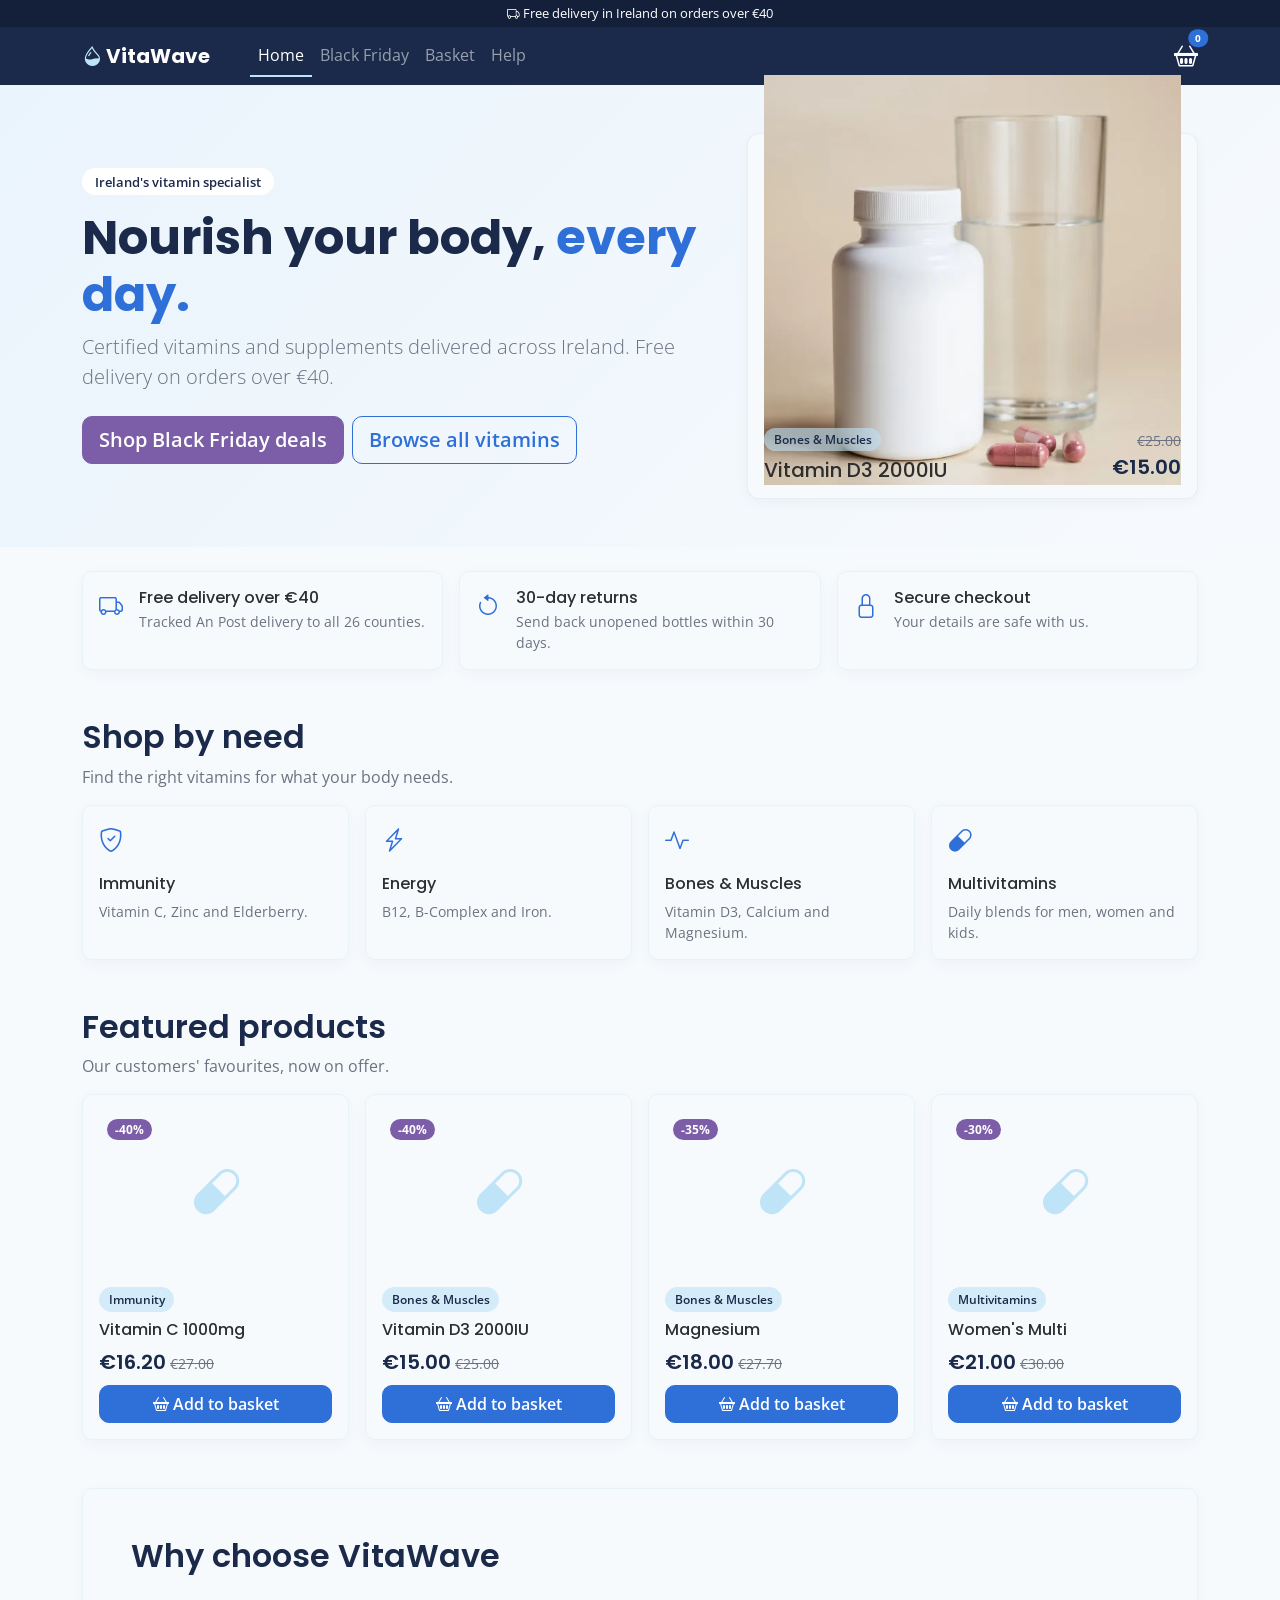
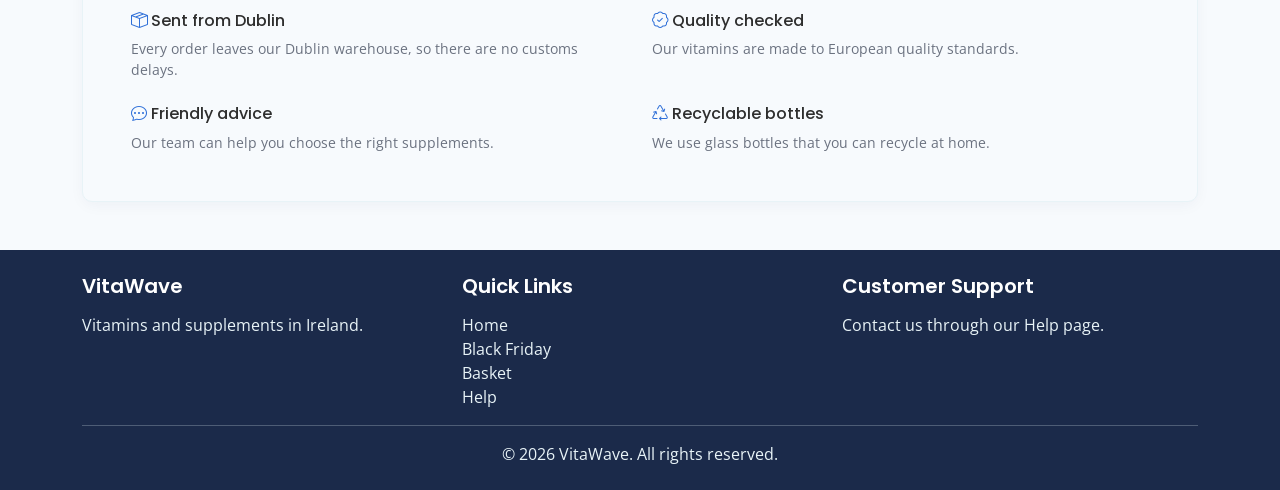
<file: index.html>
<!DOCTYPE html>
<html lang="en">
<head>
  <meta charset="UTF-8">
  <meta name="viewport" content="width=device-width, initial-scale=1.0">
  <!-- #18 SEO: meta description goes here -->
  
<meta name="description" content="Shop vitamins and supplements online at VitaWave Ireland. Explore wellness products, special offers and convenient delivery across Ireland.">

  <title>VitaWave | Vitamins and Supplements in Ireland</title>

  <!-- Bootstrap 5 -->
  <link href="https://cdn.jsdelivr.net/npm/bootstrap@5.3.3/dist/css/bootstrap.min.css" rel="stylesheet">
  <!-- Bootstrap Icons -->
  <link href="https://cdn.jsdelivr.net/npm/bootstrap-icons@1.11.3/font/bootstrap-icons.min.css" rel="stylesheet">
  <!-- Google Fonts: Poppins (headings) and Open Sans (text) -->
  <link rel="preconnect" href="https://fonts.googleapis.com">
  <link rel="preconnect" href="https://fonts.gstatic.com" crossorigin>
  <link href="https://fonts.googleapis.com/css2?family=Open+Sans:wght@400;600&family=Poppins:wght@500;600;700&display=swap" rel="stylesheet">
  <!-- Our styles (always after Bootstrap) -->
  <link href="css/style.css" rel="stylesheet">
</head>
<body>

  <header>
    <!-- #3 Shared header and navbar -->
    <div class="top-strip text-center py-1">
      <i class="bi bi-truck"></i> Free delivery in Ireland on orders over €40
    </div>

    <nav class="navbar navbar-expand-lg navbar-dark navbar-vw">
      <div class="container">
        <a class="navbar-brand" href="index.html"><i class="bi bi-droplet-half"></i> VitaWave</a>

        <!-- Basket icon and menu button stay visible on mobile -->
        <div class="d-flex align-items-center order-lg-last">
          <a href="basket.html" class="basket-link position-relative" aria-label="Go to basket">
            <i class="bi bi-basket2"></i>
            <span id="basket-count" class="position-absolute top-0 start-100 translate-middle badge rounded-pill bg-primary">0</span>
          </a>
          <button class="navbar-toggler ms-3" type="button" data-bs-toggle="collapse" data-bs-target="#mainNav" aria-controls="mainNav" aria-expanded="false" aria-label="Open menu">
            <span class="navbar-toggler-icon"></span>
          </button>
        </div>

        <div class="collapse navbar-collapse" id="mainNav">
          <ul class="navbar-nav ms-lg-4">
            <li class="nav-item"><a class="nav-link active" aria-current="page" href="index.html">Home</a></li>
            <li class="nav-item"><a class="nav-link" href="black-friday.html">Black Friday</a></li>
            <li class="nav-item"><a class="nav-link" href="basket.html">Basket</a></li>
            <li class="nav-item"><a class="nav-link" href="help.html">Help</a></li>
          </ul>
        </div>
      </div>
    </nav>
  </header>

  <main>
    <!-- #6 Home page -->

    <!-- Hero -->
    <section class="hero py-5">
      <div class="container">
        <div class="row align-items-center g-4">
          <div class="col-lg-7">
            <span class="hero-label">Ireland's vitamin specialist</span>
            <h1 class="display-5 fw-bold mt-3">Nourish your body, <span class="text-primary">every day.</span></h1>
            <p class="lead text-muted-vw">Certified vitamins and supplements delivered across Ireland. Free delivery on orders over €40.</p>
            <div class="d-flex flex-wrap gap-2 mt-4">
              <a href="black-friday.html" class="btn btn-promo btn-lg">Shop Black Friday deals</a>
              <a href="black-friday.html" class="btn btn-outline-primary btn-lg">Browse all vitamins</a>
            </div>
          </div>

          <div class="col-lg-5">
            <div class="card p-3">
              <!-- #17 Replace with a real product image -->
              
<div class="product-img product-img-lg">
  <img src="images/home-hero.webp"
       alt="White supplement bottle beside a glass of water and capsules"
       class="img-fluid">
</div>

              <div class="d-flex justify-content-between align-items-end mt-3">
                <div>
                  <span class="tag-category">Bones &amp; Muscles</span>
                  <h2 class="h5 mt-2 mb-0">Vitamin D3 2000IU</h2>
                </div>
                <div class="text-end">
                  <del class="text-muted-vw small">€25.00</del>
                  <p class="price mb-0">€15.00</p>
                </div>
              </div>
            </div>
          </div>
        </div>
      </div>
    </section>

    <!-- Trust strip -->
    <section class="container my-4">
      <div class="row g-3">
        <div class="col-md-4">
          <div class="card trust-item h-100 p-3">
            <i class="bi bi-truck"></i>
            <div>
              <h3 class="h6 mb-1">Free delivery over €40</h3>
              <p class="small text-muted-vw mb-0">Tracked An Post delivery to all 26 counties.</p>
            </div>
          </div>
        </div>
        <div class="col-md-4">
          <div class="card trust-item h-100 p-3">
            <i class="bi bi-arrow-counterclockwise"></i>
            <div>
              <h3 class="h6 mb-1">30-day returns</h3>
              <p class="small text-muted-vw mb-0">Send back unopened bottles within 30 days.</p>
            </div>
          </div>
        </div>
        <div class="col-md-4">
          <div class="card trust-item h-100 p-3">
            <i class="bi bi-lock"></i>
            <div>
              <h3 class="h6 mb-1">Secure checkout</h3>
              <p class="small text-muted-vw mb-0">Your details are safe with us.</p>
            </div>
          </div>
        </div>
      </div>
    </section>

    <!-- Shop by need -->
    <section class="container my-5">
      <h2>Shop by need</h2>
      <p class="text-muted-vw">Find the right vitamins for what your body needs.</p>
      <div class="row row-cols-2 row-cols-lg-4 g-3">
        <div class="col">
          <a href="black-friday.html" class="card category-card h-100 p-3">
            <i class="bi bi-shield-check"></i>
            <h3 class="h6 mt-3">Immunity</h3>
            <p class="small text-muted-vw mb-0">Vitamin C, Zinc and Elderberry.</p>
          </a>
        </div>
        <div class="col">
          <a href="black-friday.html" class="card category-card h-100 p-3">
            <i class="bi bi-lightning-charge"></i>
            <h3 class="h6 mt-3">Energy</h3>
            <p class="small text-muted-vw mb-0">B12, B-Complex and Iron.</p>
          </a>
        </div>
        <div class="col">
          <a href="black-friday.html" class="card category-card h-100 p-3">
            <i class="bi bi-activity"></i>
            <h3 class="h6 mt-3">Bones &amp; Muscles</h3>
            <p class="small text-muted-vw mb-0">Vitamin D3, Calcium and Magnesium.</p>
          </a>
        </div>
        <div class="col">
          <a href="black-friday.html" class="card category-card h-100 p-3">
            <i class="bi bi-capsule"></i>
            <h3 class="h6 mt-3">Multivitamins</h3>
            <p class="small text-muted-vw mb-0">Daily blends for men, women and kids.</p>
          </a>
        </div>
      </div>
    </section>

    <!-- Featured products -->
    <section class="container my-5">
      <h2>Featured products</h2>
      <p class="text-muted-vw">Our customers' favourites, now on offer.</p>
      <div class="row row-cols-1 row-cols-sm-2 row-cols-lg-4 g-3">
        <div class="col">
          <div class="card product-card h-100 p-3">
            <span class="badge badge-discount product-badge">-40%</span>
            <!-- #17 Replace with a real product image -->
            <div class="product-img"><i class="bi bi-capsule"></i></div>
            <span class="tag-category mt-3 align-self-start">Immunity</span>
            <h3 class="h6 mt-2">Vitamin C 1000mg</h3>
            <p class="mt-auto mb-2"><span class="price">€16.20</span> <del class="text-muted-vw small">€27.00</del></p>
            <button class="btn btn-primary w-100 add-to-basket" data-id="vitamin-c" data-name="Vitamin C 1000mg" data-price="16.20">
              <i class="bi bi-basket2"></i> Add to basket
            </button>
          </div>
        </div>
        <div class="col">
          <div class="card product-card h-100 p-3">
            <span class="badge badge-discount product-badge">-40%</span>
            <!-- #17 Replace with a real product image -->
            <div class="product-img"><i class="bi bi-capsule"></i></div>
            <span class="tag-category mt-3 align-self-start">Bones &amp; Muscles</span>
            <h3 class="h6 mt-2">Vitamin D3 2000IU</h3>
            <p class="mt-auto mb-2"><span class="price">€15.00</span> <del class="text-muted-vw small">€25.00</del></p>
            <button class="btn btn-primary w-100 add-to-basket" data-id="vitamin-d3" data-name="Vitamin D3 2000IU" data-price="15.00">
              <i class="bi bi-basket2"></i> Add to basket
            </button>
          </div>
        </div>
        <div class="col">
          <div class="card product-card h-100 p-3">
            <span class="badge badge-discount product-badge">-35%</span>
            <!-- #17 Replace with a real product image -->
            <div class="product-img"><i class="bi bi-capsule"></i></div>
            <span class="tag-category mt-3 align-self-start">Bones &amp; Muscles</span>
            <h3 class="h6 mt-2">Magnesium</h3>
            <p class="mt-auto mb-2"><span class="price">€18.00</span> <del class="text-muted-vw small">€27.70</del></p>
            <button class="btn btn-primary w-100 add-to-basket" data-id="magnesium" data-name="Magnesium" data-price="18.00">
              <i class="bi bi-basket2"></i> Add to basket
            </button>
          </div>
        </div>
        <div class="col">
          <div class="card product-card h-100 p-3">
            <span class="badge badge-discount product-badge">-30%</span>
            <!-- #17 Replace with a real product image -->
            <div class="product-img"><i class="bi bi-capsule"></i></div>
            <span class="tag-category mt-3 align-self-start">Multivitamins</span>
            <h3 class="h6 mt-2">Women's Multi</h3>
            <p class="mt-auto mb-2"><span class="price">€21.00</span> <del class="text-muted-vw small">€30.00</del></p>
            <button class="btn btn-primary w-100 add-to-basket" data-id="womens-multi" data-name="Women's Multi" data-price="21.00">
              <i class="bi bi-basket2"></i> Add to basket
            </button>
          </div>
        </div>
      </div>
    </section>

    <!-- Why VitaWave -->
    <section class="container my-5">
      <div class="card p-4 p-lg-5">
        <h2>Why choose VitaWave</h2>
        <div class="row g-4 mt-1">
          <div class="col-md-6">
            <h3 class="h6"><i class="bi bi-box-seam text-primary"></i> Sent from Dublin</h3>
            <p class="small text-muted-vw mb-0">Every order leaves our Dublin warehouse, so there are no customs delays.</p>
          </div>
          <div class="col-md-6">
            <h3 class="h6"><i class="bi bi-patch-check text-primary"></i> Quality checked</h3>
            <p class="small text-muted-vw mb-0">Our vitamins are made to European quality standards.</p>
          </div>
          <div class="col-md-6">
            <h3 class="h6"><i class="bi bi-chat-dots text-primary"></i> Friendly advice</h3>
            <p class="small text-muted-vw mb-0">Our team can help you choose the right supplements.</p>
          </div>
          <div class="col-md-6">
            <h3 class="h6"><i class="bi bi-recycle text-primary"></i> Recyclable bottles</h3>
            <p class="small text-muted-vw mb-0">We use glass bottles that you can recycle at home.</p>
          </div>
        </div>
      </div>
    </section>
  </main>

  <footer>
    <!-- #4 Shared footer -->
<div class="container py-4">
  <div class="row">
    <div class="col-md-4">
      <h5>VitaWave</h5>
      <p>Vitamins and supplements in Ireland.</p>
    </div>
    <div class="col-md-4">
      <h5>Quick Links</h5>
      <a href="index.html">Home</a><br>
      <a href="black-friday.html">Black Friday</a><br>
      <a href="basket.html">Basket</a><br>
      <a href="help.html">Help</a>
    </div>
    <div class="col-md-4">
      <h5>Customer Support</h5>
      <p>Contact us through our Help page.</p>
    </div>
  </div>
  <hr>
  <p class="text-center mb-0">
    &copy; 2026 VitaWave. All rights reserved.
  </p>
</div>

  </footer>

  <script src="https://cdn.jsdelivr.net/npm/bootstrap@5.3.3/dist/js/bootstrap.bundle.min.js"></script>
  <script src="js/main.js"></script>
  <script src="js/basket.js"></script>
</body>
</html>
</file>
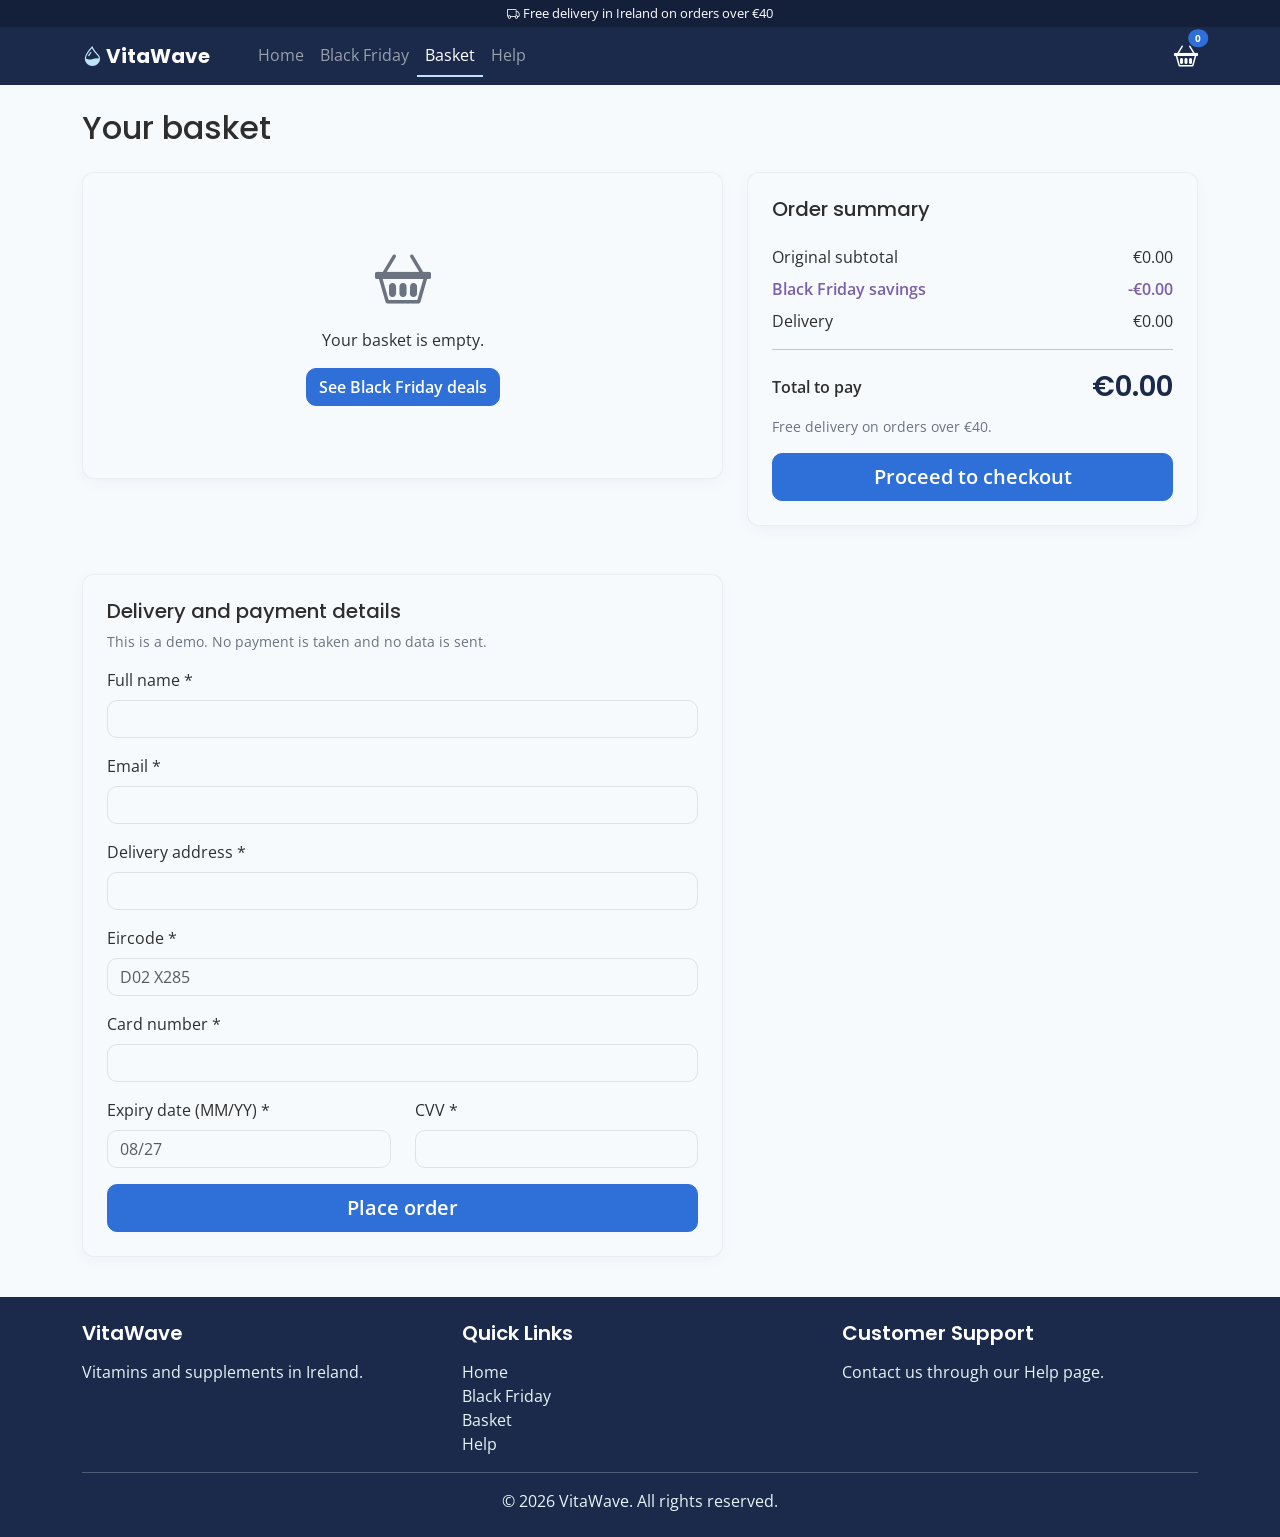
<file: basket.html>
<!DOCTYPE html>
<html lang="en">
<head>
  <meta charset="UTF-8">
  <meta name="viewport" content="width=device-width, initial-scale=1.0">
  <!-- #18 SEO: meta description goes here -->
  
<meta name="description" content="View your VitaWave shopping basket, check your selected vitamins and supplements, and review your order before checkout.">

  <title>Your Basket | VitaWave</title>

  <!-- Bootstrap 5 -->
  <link href="https://cdn.jsdelivr.net/npm/bootstrap@5.3.3/dist/css/bootstrap.min.css" rel="stylesheet">
  <!-- Bootstrap Icons -->
  <link href="https://cdn.jsdelivr.net/npm/bootstrap-icons@1.11.3/font/bootstrap-icons.min.css" rel="stylesheet">
  <!-- Google Fonts: Poppins (headings) and Open Sans (text) -->
  <link rel="preconnect" href="https://fonts.googleapis.com">
  <link rel="preconnect" href="https://fonts.gstatic.com" crossorigin>
  <link href="https://fonts.googleapis.com/css2?family=Open+Sans:wght@400;600&family=Poppins:wght@500;600;700&display=swap" rel="stylesheet">
  <!-- Our styles (always after Bootstrap) -->
  <link href="css/style.css" rel="stylesheet">
</head>
<body>

  <header>
    <!-- #3 Shared header and navbar -->
    <div class="top-strip text-center py-1">
      <i class="bi bi-truck"></i> Free delivery in Ireland on orders over €40
    </div>

    <nav class="navbar navbar-expand-lg navbar-dark navbar-vw">
      <div class="container">
        <a class="navbar-brand" href="index.html"><i class="bi bi-droplet-half"></i> VitaWave</a>

        <!-- Basket icon and menu button stay visible on mobile -->
        <div class="d-flex align-items-center order-lg-last">
          <a href="basket.html" class="basket-link position-relative" aria-label="Go to basket">
            <i class="bi bi-basket2"></i>
            <span id="basket-count" class="position-absolute top-0 start-100 translate-middle badge rounded-pill bg-primary">0</span>
          </a>
          <button class="navbar-toggler ms-3" type="button" data-bs-toggle="collapse" data-bs-target="#mainNav" aria-controls="mainNav" aria-expanded="false" aria-label="Open menu">
            <span class="navbar-toggler-icon"></span>
          </button>
        </div>

        <div class="collapse navbar-collapse" id="mainNav">
          <ul class="navbar-nav ms-lg-4">
            <li class="nav-item"><a class="nav-link" href="index.html">Home</a></li>
            <li class="nav-item"><a class="nav-link" href="black-friday.html">Black Friday</a></li>
            <li class="nav-item"><a class="nav-link active" aria-current="page" href="basket.html">Basket</a></li>
            <li class="nav-item"><a class="nav-link" href="help.html">Help</a></li>
          </ul>
        </div>
      </div>
    </nav>
  </header>

  <main class="container my-4">
    <h1 class="h2 mb-4">Your basket</h1>

    <div class="row g-4">
      <!-- #10 Basket list (filled in by js/basket.js) -->
      <div class="col-lg-7">
        <div class="card p-3 p-lg-4">
          <div id="basket-items">
            <!-- js/basket.js adds one row per product here -->
          </div>

          <div id="basket-empty" class="text-center py-5">
            <i class="bi bi-basket2 display-4 text-muted-vw"></i>
            <p class="mt-3">Your basket is empty.</p>
            <a href="black-friday.html" class="btn btn-primary">See Black Friday deals</a>
          </div>
        </div>
      </div>

      <!-- #10 Order summary (on mobile it moves below the list) -->
      <div class="col-lg-5">
        <div class="card p-3 p-lg-4">
          <h2 class="h5">Order summary</h2>
          <div class="d-flex justify-content-between mt-3">
            <span>Original subtotal</span>
            <span id="summary-subtotal">€0.00</span>
          </div>
          <div class="d-flex justify-content-between mt-2 save-text">
            <span>Black Friday savings</span>
            <span id="summary-savings">-€0.00</span>
          </div>
          <div class="d-flex justify-content-between mt-2">
            <span>Delivery</span>
            <span id="summary-delivery">€0.00</span>
          </div>
          <hr>
          <div class="d-flex justify-content-between align-items-center">
            <span class="fw-semibold">Total to pay</span>
            <span class="price fs-3" id="summary-total">€0.00</span>
          </div>
          <p class="small text-muted-vw mt-2 mb-3">Free delivery on orders over €40.</p>
          <a href="#checkout" class="btn btn-primary btn-lg w-100">Proceed to checkout</a>
        </div>
      </div>
    </div>

    <!-- #11 Demo checkout form (validation in js/validation.js) -->
    <section id="checkout" class="row mt-5">
      <div class="col-lg-7">
        <div class="card p-3 p-lg-4">
          <h2 class="h5">Delivery and payment details</h2>
          <p class="small text-muted-vw">This is a demo. No payment is taken and no data is sent.</p>

          <div id="checkout-success" class="alert alert-success d-none" role="alert">
            Order confirmed. This is a demo, no payment was taken.
          </div>

          <div id="checkout-empty" class="alert alert-warning d-none" role="alert">
            Your basket is empty. Add a product before placing an order.
          </div>

          <form id="checkout-form" novalidate>
            <div class="mb-3">
              <label for="full-name" class="form-label">Full name *</label>
              <input type="text" class="form-control" id="full-name" required>
              <div class="invalid-feedback" id="full-name-error"></div>
            </div>

            <div class="mb-3">
              <label for="email" class="form-label">Email *</label>
              <input type="email" class="form-control" id="email" required>
              <div class="invalid-feedback" id="email-error"></div>
            </div>

            <div class="mb-3">
              <label for="address" class="form-label">Delivery address *</label>
              <input type="text" class="form-control" id="address" required>
              <div class="invalid-feedback" id="address-error"></div>
            </div>

            <div class="mb-3">
              <label for="eircode" class="form-label">Eircode *</label>
              <input type="text" class="form-control" id="eircode" placeholder="D02 X285" required>
              <div class="invalid-feedback" id="eircode-error"></div>
            </div>

            <div class="mb-3">
              <label for="card-number" class="form-label">Card number *</label>
              <input type="text" class="form-control" id="card-number" inputmode="numeric" maxlength="19" required>
              <div class="invalid-feedback" id="card-number-error"></div>
            </div>

            <div class="row">
              <div class="col-6 mb-3">
                <label for="expiry" class="form-label">Expiry date (MM/YY) *</label>
                <input type="text" class="form-control" id="expiry" placeholder="08/27" maxlength="5" required>
                <div class="invalid-feedback" id="expiry-error"></div>
              </div>
              <div class="col-6 mb-3">
                <label for="cvv" class="form-label">CVV *</label>
                <input type="text" class="form-control" id="cvv" inputmode="numeric" maxlength="3" required>
                <div class="invalid-feedback" id="cvv-error"></div>
              </div>
            </div>

            <button type="submit" class="btn btn-primary btn-lg w-100">Place order</button>
          </form>
        </div>
      </div>
    </section>
  </main>

  <footer>
    <!-- #4 Shared footer -->
    
<div class="container py-4">
  <div class="row">
    <div class="col-md-4">
      <h5>VitaWave</h5>
      <p>Vitamins and supplements in Ireland.</p>
    </div>
    <div class="col-md-4">
      <h5>Quick Links</h5>
      <a href="index.html">Home</a><br>
      <a href="black-friday.html">Black Friday</a><br>
      <a href="basket.html">Basket</a><br>
      <a href="help.html">Help</a>
    </div>
    <div class="col-md-4">
      <h5>Customer Support</h5>
      <p>Contact us through our Help page.</p>
    </div>
  </div>
  <hr>
  <p class="text-center mb-0">
    &copy; 2026 VitaWave. All rights reserved.
  </p>
</div>

  </footer>

  <script src="https://cdn.jsdelivr.net/npm/bootstrap@5.3.3/dist/js/bootstrap.bundle.min.js"></script>
  <script src="js/main.js"></script>
  <script src="js/basket.js"></script>
  <script src="js/validation.js"></script>
</body>
</html>
</file>
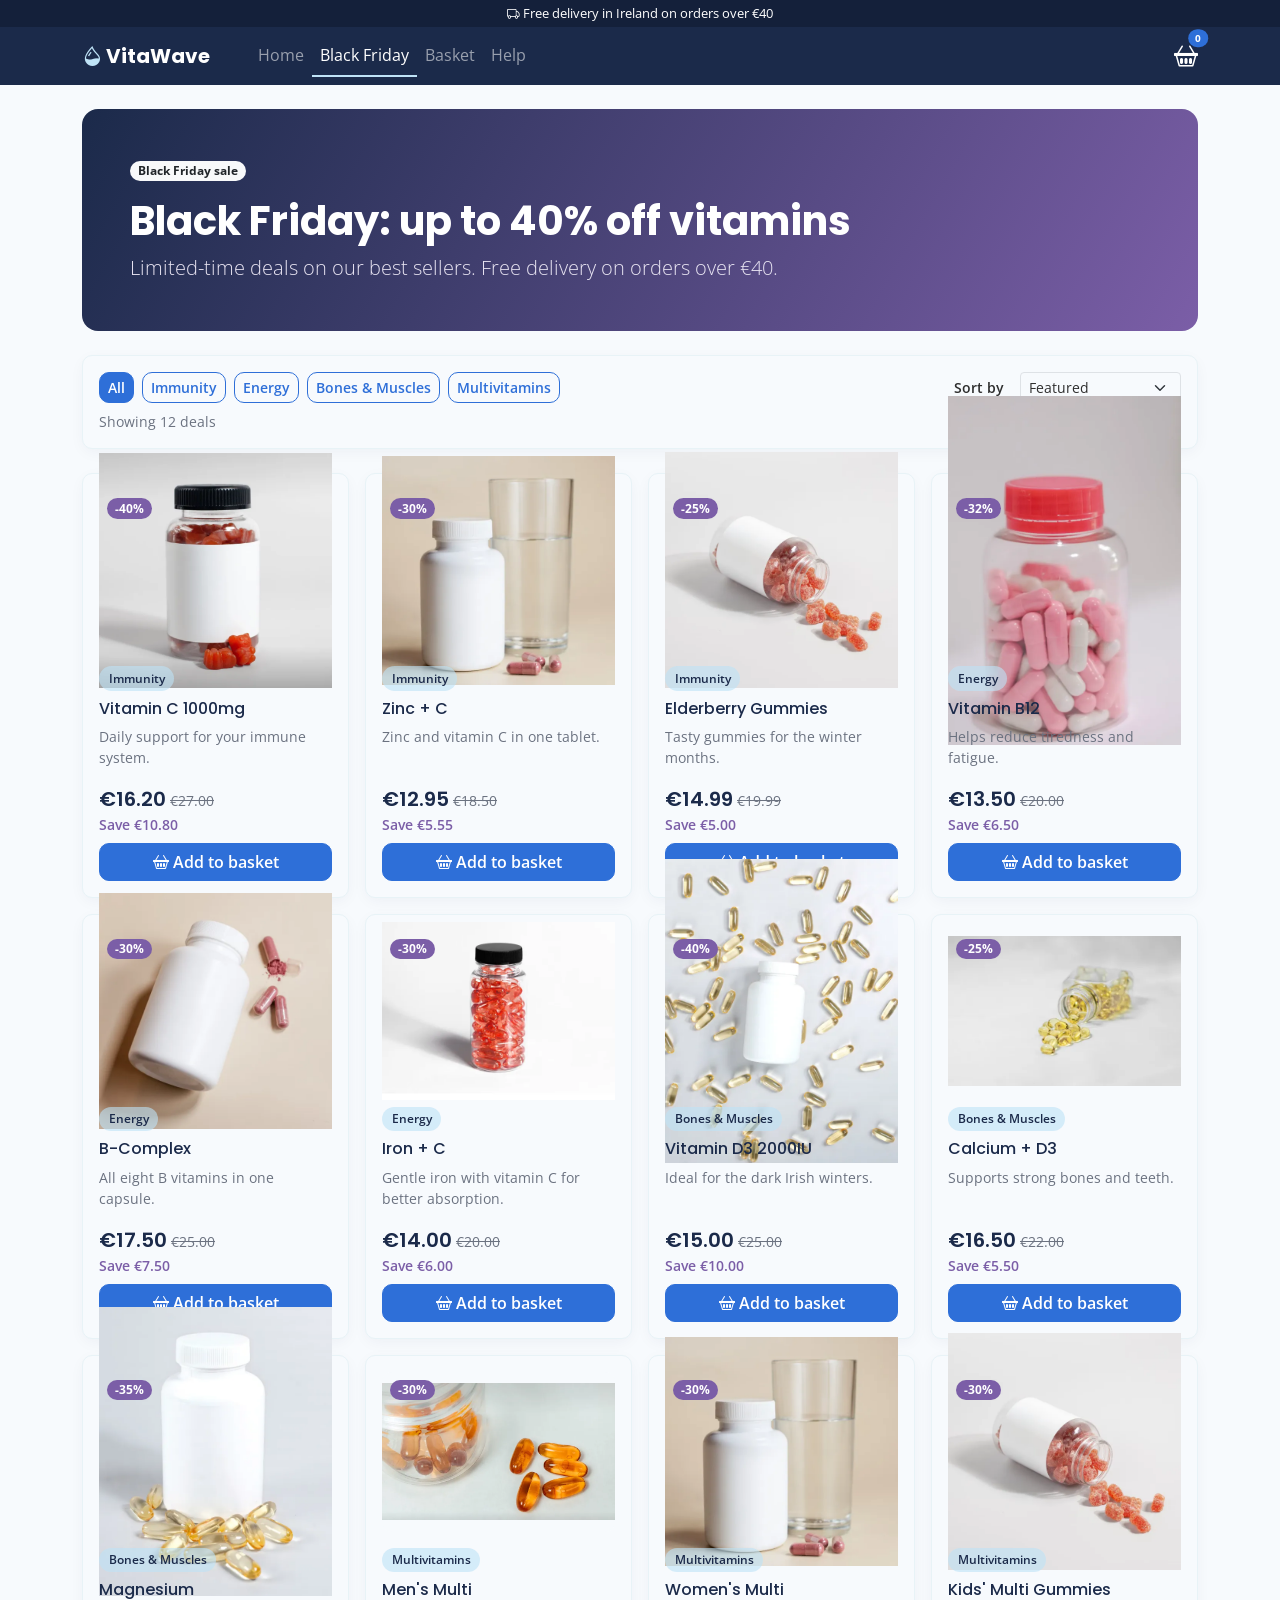
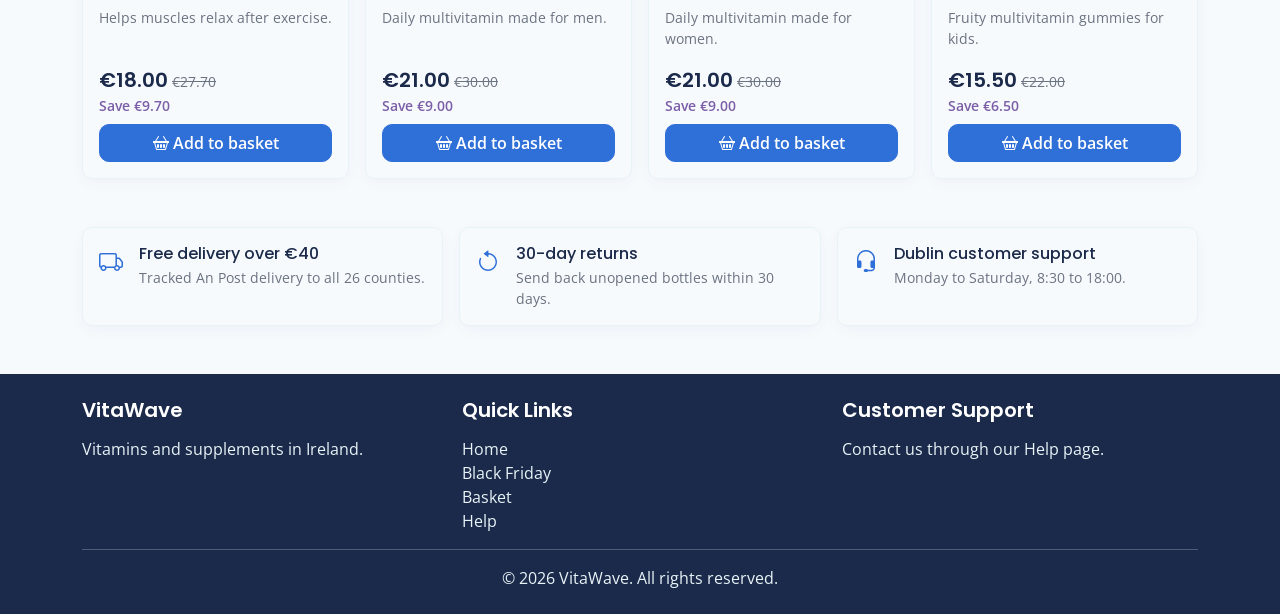
<file: black-friday.html>
<!DOCTYPE html>
<html lang="en">
<head>
  <meta charset="UTF-8">
  <meta name="viewport" content="width=device-width, initial-scale=1.0">
  <!-- #18 SEO: meta description goes here -->
  
<meta name="description" content="Discover Black Friday deals on vitamins and supplements at VitaWave Ireland. Browse discounted wellness products and special offers.">

  <title>Black Friday Deals | VitaWave</title>

  <!-- Bootstrap 5 -->
  <link href="https://cdn.jsdelivr.net/npm/bootstrap@5.3.3/dist/css/bootstrap.min.css" rel="stylesheet">
  <!-- Bootstrap Icons -->
  <link href="https://cdn.jsdelivr.net/npm/bootstrap-icons@1.11.3/font/bootstrap-icons.min.css" rel="stylesheet">
  <!-- Google Fonts: Poppins (headings) and Open Sans (text) -->
  <link rel="preconnect" href="https://fonts.googleapis.com">
  <link rel="preconnect" href="https://fonts.gstatic.com" crossorigin>
  <link href="https://fonts.googleapis.com/css2?family=Open+Sans:wght@400;600&family=Poppins:wght@500;600;700&display=swap" rel="stylesheet">
  <!-- Our styles (always after Bootstrap) -->
  <link href="css/style.css" rel="stylesheet">
</head>
<body>

  <header>
    <!-- #3 Shared header and navbar -->
    <div class="top-strip text-center py-1">
      <i class="bi bi-truck"></i> Free delivery in Ireland on orders over €40
    </div>

    <nav class="navbar navbar-expand-lg navbar-dark navbar-vw">
      <div class="container">
        <a class="navbar-brand" href="index.html"><i class="bi bi-droplet-half"></i> VitaWave</a>

        <!-- Basket icon and menu button stay visible on mobile -->
        <div class="d-flex align-items-center order-lg-last">
          <a href="basket.html" class="basket-link position-relative" aria-label="Go to basket">
            <i class="bi bi-basket2"></i>
            <span id="basket-count" class="position-absolute top-0 start-100 translate-middle badge rounded-pill bg-primary">0</span>
          </a>
          <button class="navbar-toggler ms-3" type="button" data-bs-toggle="collapse" data-bs-target="#mainNav" aria-controls="mainNav" aria-expanded="false" aria-label="Open menu">
            <span class="navbar-toggler-icon"></span>
          </button>
        </div>

        <div class="collapse navbar-collapse" id="mainNav">
          <ul class="navbar-nav ms-lg-4">
            <li class="nav-item"><a class="nav-link" href="index.html">Home</a></li>
            <li class="nav-item"><a class="nav-link active" aria-current="page" href="black-friday.html">Black Friday</a></li>
            <li class="nav-item"><a class="nav-link" href="basket.html">Basket</a></li>
            <li class="nav-item"><a class="nav-link" href="help.html">Help</a></li>
          </ul>
        </div>
      </div>
    </nav>
  </header>

  <main>
    <!-- #8 Black Friday page -->

    <!-- Banner -->
    <section class="container mt-4">
      <div class="bf-banner p-4 p-lg-5">
        <span class="badge bg-light text-dark">Black Friday sale</span>
        <h1 class="display-6 fw-bold text-white mt-3">Black Friday: up to 40% off vitamins</h1>
        <p class="lead mb-0">Limited-time deals on our best sellers. Free delivery on orders over €40.</p>
      </div>
    </section>

    <!-- Filter bar (the buttons and the select work with js/offers.js, #9) -->
    <section class="container mt-4">
      <div class="card filter-bar p-3">
        <div class="d-flex flex-wrap justify-content-between align-items-center gap-3">
          <div class="d-flex flex-wrap gap-2" id="category-filters">
            <button class="btn btn-sm btn-primary filter-btn" data-filter="all">All</button>
            <button class="btn btn-sm btn-outline-primary filter-btn" data-filter="immunity">Immunity</button>
            <button class="btn btn-sm btn-outline-primary filter-btn" data-filter="energy">Energy</button>
            <button class="btn btn-sm btn-outline-primary filter-btn" data-filter="bones">Bones &amp; Muscles</button>
            <button class="btn btn-sm btn-outline-primary filter-btn" data-filter="multivitamins">Multivitamins</button>
          </div>
          <div class="d-flex align-items-center gap-3">
            <label for="sort-select" class="small fw-semibold">Sort by</label>
            <select id="sort-select" class="form-select form-select-sm">
              <option value="default">Featured</option>
              <option value="price-low">Price: low to high</option>
              <option value="price-high">Price: high to low</option>
              <option value="discount">Biggest discount</option>
            </select>
          </div>
        </div>
        <p class="small text-muted-vw mt-2 mb-0" id="deal-count">Showing 12 deals</p>
      </div>
    </section>

    <!-- Product grid -->
    <section class="container my-4">
      <div class="row row-cols-1 row-cols-sm-2 row-cols-lg-4 g-3" id="product-grid">

        <div class="col product-col" data-category="immunity" data-price="16.20" data-discount="40">
          <div class="card product-card h-100 p-3">
            <span class="badge badge-discount product-badge">-40%</span>
            <!-- #17 Replace with a real product image -->
            
<div class="product-img">
  <img src="images/vitamin-c-gummies.webp"
       alt="Bottle with red vitamin gummies on a white background"
       class="img-fluid">
</div>

            <span class="tag-category mt-3 align-self-start">Immunity</span>
            <h2 class="h6 mt-2">Vitamin C 1000mg</h2>
            <p class="small text-muted-vw">Daily support for your immune system.</p>
            <p class="mt-auto mb-0"><span class="price">€16.20</span> <del class="text-muted-vw small">€27.00</del></p>
            <p class="small save-text mb-2">Save €10.80</p>
            <button class="btn btn-primary w-100 add-to-basket" data-id="vitamin-c" data-name="Vitamin C 1000mg" data-price="16.20"><i class="bi bi-basket2"></i> Add to basket</button>
          </div>
        </div>

        <div class="col product-col" data-category="immunity" data-price="12.95" data-discount="30">
          <div class="card product-card h-100 p-3">
            <span class="badge badge-discount product-badge">-30%</span>
            <!-- #17 Replace with a real product image -->
           
<div class="product-img">
  <img src="images/daily-multivitamins.webp"
       alt="White supplement bottle with pink capsules beside a glass of water"
       class="img-fluid">
</div>

            <span class="tag-category mt-3 align-self-start">Immunity</span>
            <h2 class="h6 mt-2">Zinc + C</h2>
            <p class="small text-muted-vw">Zinc and vitamin C in one tablet.</p>
            <p class="mt-auto mb-0"><span class="price">€12.95</span> <del class="text-muted-vw small">€18.50</del></p>
            <p class="small save-text mb-2">Save €5.55</p>
            <button class="btn btn-primary w-100 add-to-basket" data-id="zinc-c" data-name="Zinc + C" data-price="12.95"><i class="bi bi-basket2"></i> Add to basket</button>
          </div>
        </div>

        <div class="col product-col" data-category="immunity" data-price="14.99" data-discount="25">
          <div class="card product-card h-100 p-3">
            <span class="badge badge-discount product-badge">-25%</span>
            <!-- #17 Replace with a real product image -->
            
<div class="product-img">
  <img src="images/apple-cider-gummies.webp"
       alt="Red gummies spilling from an open supplement bottle"
       class="img-fluid">
</div>

            <span class="tag-category mt-3 align-self-start">Immunity</span>
            <h2 class="h6 mt-2">Elderberry Gummies</h2>
            <p class="small text-muted-vw">Tasty gummies for the winter months.</p>
            <p class="mt-auto mb-0"><span class="price">€14.99</span> <del class="text-muted-vw small">€19.99</del></p>
            <p class="small save-text mb-2">Save €5.00</p>
            <button class="btn btn-primary w-100 add-to-basket" data-id="elderberry" data-name="Elderberry Gummies" data-price="14.99"><i class="bi bi-basket2"></i> Add to basket</button>
          </div>
        </div>

        <div class="col product-col" data-category="energy" data-price="13.50" data-discount="32">
          <div class="card product-card h-100 p-3">
            <span class="badge badge-discount product-badge">-32%</span>
            <!-- #17 Replace with a real product image -->
            
<div class="product-img">
  <img src="images/collagen.webp"
       alt="Clear supplement bottle containing pink and white capsules"
       class="img-fluid">
</div>

            <span class="tag-category mt-3 align-self-start">Energy</span>
            <h2 class="h6 mt-2">Vitamin B12</h2>
            <p class="small text-muted-vw">Helps reduce tiredness and fatigue.</p>
            <p class="mt-auto mb-0"><span class="price">€13.50</span> <del class="text-muted-vw small">€20.00</del></p>
            <p class="small save-text mb-2">Save €6.50</p>
            <button class="btn btn-primary w-100 add-to-basket" data-id="vitamin-b12" data-name="Vitamin B12" data-price="13.50"><i class="bi bi-basket2"></i> Add to basket</button>
          </div>
        </div>

        <div class="col product-col" data-category="energy" data-price="17.50" data-discount="30">
          <div class="card product-card h-100 p-3">
            <span class="badge badge-discount product-badge">-30%</span>
            <!-- #17 Replace with a real product image -->
            
<div class="product-img">
  <img src="images/probiotic.webp"
       alt="White supplement bottle with pink capsules on a beige background"
       class="img-fluid">
</div>

            <span class="tag-category mt-3 align-self-start">Energy</span>
            <h2 class="h6 mt-2">B-Complex</h2>
            <p class="small text-muted-vw">All eight B vitamins in one capsule.</p>
            <p class="mt-auto mb-0"><span class="price">€17.50</span> <del class="text-muted-vw small">€25.00</del></p>
            <p class="small save-text mb-2">Save €7.50</p>
            <button class="btn btn-primary w-100 add-to-basket" data-id="b-complex" data-name="B-Complex" data-price="17.50"><i class="bi bi-basket2"></i> Add to basket</button>
          </div>
        </div>

        <div class="col product-col" data-category="energy" data-price="14.00" data-discount="30">
          <div class="card product-card h-100 p-3">
            <span class="badge badge-discount product-badge">-30%</span>
            <!-- #17 Replace with a real product image -->
            
<div class="product-img">
  <img src="images/iron-support.webp"
       alt="Clear supplement bottle containing red softgel capsules"
       class="img-fluid">
</div>

            <span class="tag-category mt-3 align-self-start">Energy</span>
            <h2 class="h6 mt-2">Iron + C</h2>
            <p class="small text-muted-vw">Gentle iron with vitamin C for better absorption.</p>
            <p class="mt-auto mb-0"><span class="price">€14.00</span> <del class="text-muted-vw small">€20.00</del></p>
            <p class="small save-text mb-2">Save €6.00</p>
            <button class="btn btn-primary w-100 add-to-basket" data-id="iron-c" data-name="Iron + C" data-price="14.00"><i class="bi bi-basket2"></i> Add to basket</button>
          </div>
        </div>

        <div class="col product-col" data-category="bones" data-price="15.00" data-discount="40">
          <div class="card product-card h-100 p-3">
            <span class="badge badge-discount product-badge">-40%</span>
            <!-- #17 Replace with a real product image -->
            
<div class="product-img">
  <img src="images/vitamin-d3.webp"
       alt="White supplement bottle surrounded by golden softgel capsules"
       class="img-fluid">
</div>

            <span class="tag-category mt-3 align-self-start">Bones &amp; Muscles</span>
            <h2 class="h6 mt-2">Vitamin D3 2000IU</h2>
            <p class="small text-muted-vw">Ideal for the dark Irish winters.</p>
            <p class="mt-auto mb-0"><span class="price">€15.00</span> <del class="text-muted-vw small">€25.00</del></p>
            <p class="small save-text mb-2">Save €10.00</p>
            <button class="btn btn-primary w-100 add-to-basket" data-id="vitamin-d3" data-name="Vitamin D3 2000IU" data-price="15.00"><i class="bi bi-basket2"></i> Add to basket</button>
          </div>
        </div>

        <div class="col product-col" data-category="bones" data-price="16.50" data-discount="25">
          <div class="card product-card h-100 p-3">
            <span class="badge badge-discount product-badge">-25%</span>
            <!-- #17 Replace with a real product image -->
            
<div class="product-img">
  <img src="images/fish-oil.webp"
       alt="Golden softgel capsules spilling from a glass bottle"
       class="img-fluid">
</div>

            <span class="tag-category mt-3 align-self-start">Bones &amp; Muscles</span>
            <h2 class="h6 mt-2">Calcium + D3</h2>
            <p class="small text-muted-vw">Supports strong bones and teeth.</p>
            <p class="mt-auto mb-0"><span class="price">€16.50</span> <del class="text-muted-vw small">€22.00</del></p>
            <p class="small save-text mb-2">Save €5.50</p>
            <button class="btn btn-primary w-100 add-to-basket" data-id="calcium-d3" data-name="Calcium + D3" data-price="16.50"><i class="bi bi-basket2"></i> Add to basket</button>
          </div>
        </div>

        <div class="col product-col" data-category="bones" data-price="18.00" data-discount="35">
          <div class="card product-card h-100 p-3">
            <span class="badge badge-discount product-badge">-35%</span>
            <!-- #17 Replace with a real product image -->
           
<div class="product-img">
  <img src="images/magnesium.webp"
       alt="White supplement bottle with golden softgel capsules"
       class="img-fluid">
</div>

            <span class="tag-category mt-3 align-self-start">Bones &amp; Muscles</span>
            <h2 class="h6 mt-2">Magnesium</h2>
            <p class="small text-muted-vw">Helps muscles relax after exercise.</p>
            <p class="mt-auto mb-0"><span class="price">€18.00</span> <del class="text-muted-vw small">€27.70</del></p>
            <p class="small save-text mb-2">Save €9.70</p>
            <button class="btn btn-primary w-100 add-to-basket" data-id="magnesium" data-name="Magnesium" data-price="18.00"><i class="bi bi-basket2"></i> Add to basket</button>
          </div>
        </div>

        <div class="col product-col" data-category="multivitamins" data-price="21.00" data-discount="30">
          <div class="card product-card h-100 p-3">
            <span class="badge badge-discount product-badge">-30%</span>
            <!-- #17 Replace with a real product image -->
           
<div class="product-img">
  <img src="images/omega-3-softgels.webp"
       alt="Amber softgel capsules beside a glass jar"
       class="img-fluid">
</div>

            <span class="tag-category mt-3 align-self-start">Multivitamins</span>
            <h2 class="h6 mt-2">Men's Multi</h2>
            <p class="small text-muted-vw">Daily multivitamin made for men.</p>
            <p class="mt-auto mb-0"><span class="price">€21.00</span> <del class="text-muted-vw small">€30.00</del></p>
            <p class="small save-text mb-2">Save €9.00</p>
            <button class="btn btn-primary w-100 add-to-basket" data-id="mens-multi" data-name="Men's Multi" data-price="21.00"><i class="bi bi-basket2"></i> Add to basket</button>
          </div>
        </div>

        <div class="col product-col" data-category="multivitamins" data-price="21.00" data-discount="30">
          <div class="card product-card h-100 p-3">
            <span class="badge badge-discount product-badge">-30%</span>
            <!-- #17 Replace with a real product image -->
            
<div class="product-img">
  <img src="images/daily-multivitamins.webp"
       alt="White supplement bottle beside a glass of water and pink capsules"
       class="img-fluid">
</div>

            <span class="tag-category mt-3 align-self-start">Multivitamins</span>
            <h2 class="h6 mt-2">Women's Multi</h2>
            <p class="small text-muted-vw">Daily multivitamin made for women.</p>
            <p class="mt-auto mb-0"><span class="price">€21.00</span> <del class="text-muted-vw small">€30.00</del></p>
            <p class="small save-text mb-2">Save €9.00</p>
            <button class="btn btn-primary w-100 add-to-basket" data-id="womens-multi" data-name="Women's Multi" data-price="21.00"><i class="bi bi-basket2"></i> Add to basket</button>
          </div>
        </div>

        <div class="col product-col" data-category="multivitamins" data-price="15.50" data-discount="30">
          <div class="card product-card h-100 p-3">
            <span class="badge badge-discount product-badge">-30%</span>
            <!-- #17 Replace with a real product image -->
           
<div class="product-img">
  <img src="images/apple-cider-gummies.webp"
       alt="Orange and red gummies spilling from a supplement bottle"
       class="img-fluid">
</div>

            <span class="tag-category mt-3 align-self-start">Multivitamins</span>
            <h2 class="h6 mt-2">Kids' Multi Gummies</h2>
            <p class="small text-muted-vw">Fruity multivitamin gummies for kids.</p>
            <p class="mt-auto mb-0"><span class="price">€15.50</span> <del class="text-muted-vw small">€22.00</del></p>
            <p class="small save-text mb-2">Save €6.50</p>
            <button class="btn btn-primary w-100 add-to-basket" data-id="kids-multi" data-name="Kids' Multi Gummies" data-price="15.50"><i class="bi bi-basket2"></i> Add to basket</button>
          </div>
        </div>

      </div>

      <!-- Shown by js/offers.js when no product matches (#9) -->
      <p class="text-center text-muted-vw my-5 d-none" id="no-results">No deals match this filter.</p>
    </section>

    <!-- Trust strip -->
    <section class="container my-5">
      <div class="row g-3">
        <div class="col-md-4">
          <div class="card trust-item h-100 p-3">
            <i class="bi bi-truck"></i>
            <div>
              <h2 class="h6 mb-1">Free delivery over €40</h2>
              <p class="small text-muted-vw mb-0">Tracked An Post delivery to all 26 counties.</p>
            </div>
          </div>
        </div>
        <div class="col-md-4">
          <div class="card trust-item h-100 p-3">
            <i class="bi bi-arrow-counterclockwise"></i>
            <div>
              <h2 class="h6 mb-1">30-day returns</h2>
              <p class="small text-muted-vw mb-0">Send back unopened bottles within 30 days.</p>
            </div>
          </div>
        </div>
        <div class="col-md-4">
          <div class="card trust-item h-100 p-3">
            <i class="bi bi-headset"></i>
            <div>
              <h2 class="h6 mb-1">Dublin customer support</h2>
              <p class="small text-muted-vw mb-0">Monday to Saturday, 8:30 to 18:00.</p>
            </div>
          </div>
        </div>
      </div>
    </section>
  </main>

  <footer>
    <!-- #4 Shared footer -->
    
<div class="container py-4">
  <div class="row">
    <div class="col-md-4">
      <h5>VitaWave</h5>
      <p>Vitamins and supplements in Ireland.</p>
    </div>
    <div class="col-md-4">
      <h5>Quick Links</h5>
      <a href="index.html">Home</a><br>
      <a href="black-friday.html">Black Friday</a><br>
      <a href="basket.html">Basket</a><br>
      <a href="help.html">Help</a>
    </div>
    <div class="col-md-4">
      <h5>Customer Support</h5>
      <p>Contact us through our Help page.</p>
    </div>
  </div>
  <hr>
  <p class="text-center mb-0">
    &copy; 2026 VitaWave. All rights reserved.
  </p>
</div>

  </footer>

  <script src="https://cdn.jsdelivr.net/npm/bootstrap@5.3.3/dist/js/bootstrap.bundle.min.js"></script>
  <script src="js/main.js"></script>
  <script src="js/basket.js"></script>
  <script src="js/offers.js"></script>
</body>
</html>
</file>
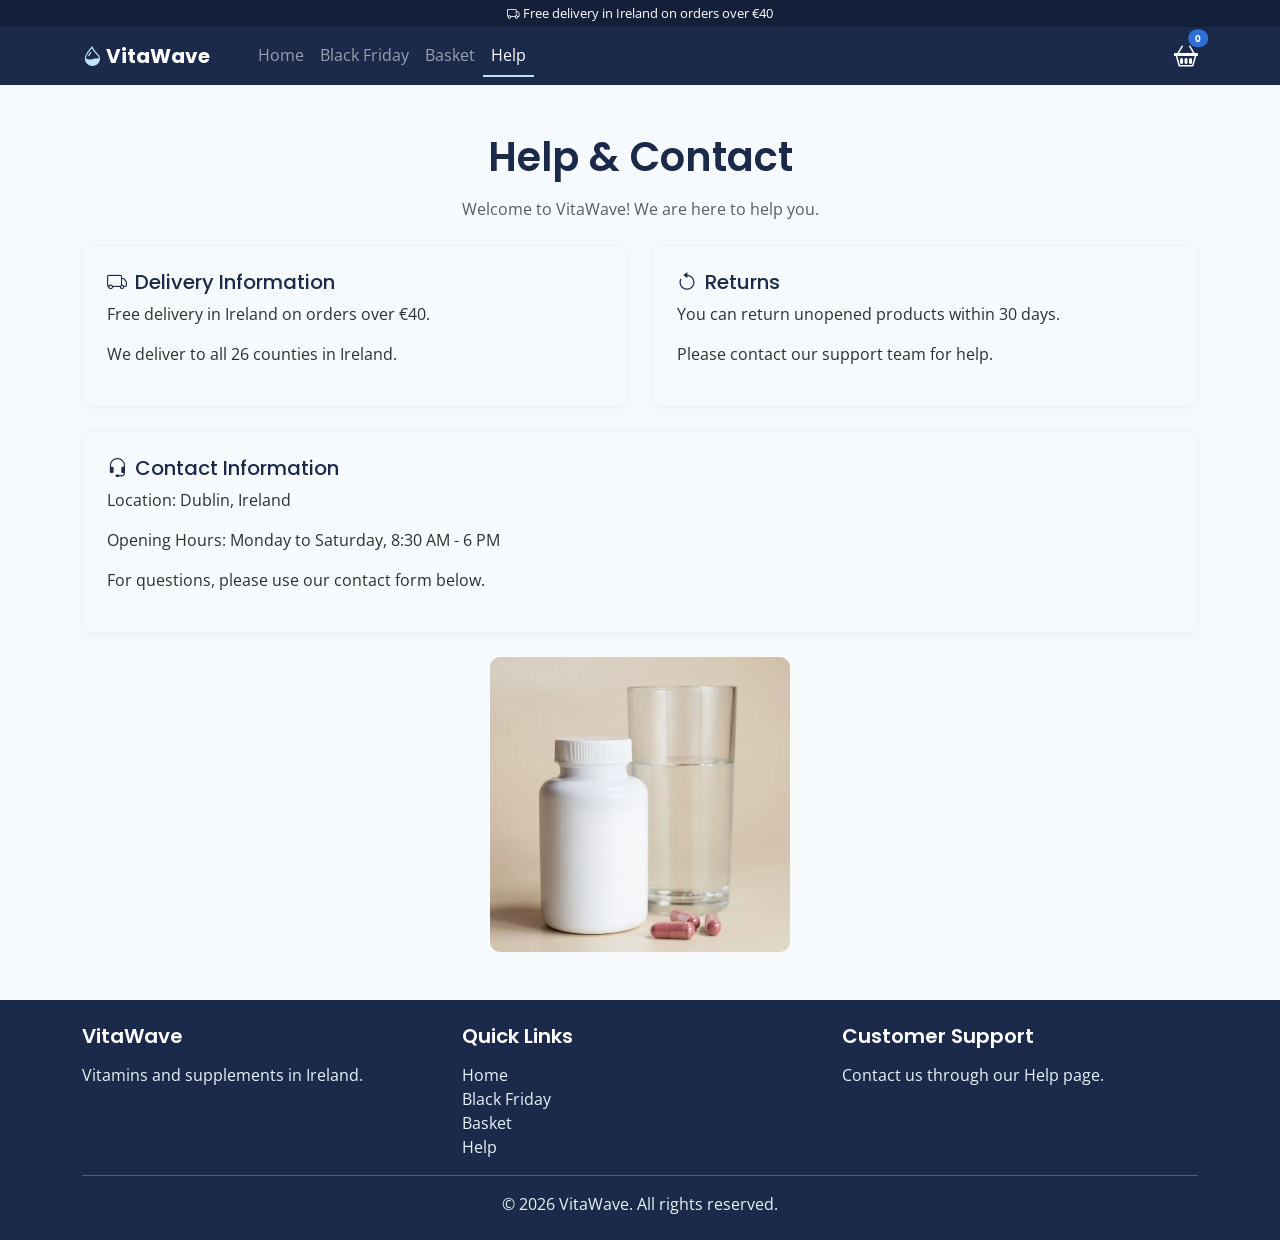
<file: help.html>
<!DOCTYPE html>
<html lang="en">
<head>
  <meta charset="UTF-8">
  <meta name="viewport" content="width=device-width, initial-scale=1.0">
  <!-- #18 SEO: meta description goes here -->
  
<meta name="description" content="Need help with your VitaWave order? Find answers to frequently asked questions, delivery and returns information, or contact our support team.">

  <title>Help and Contact | VitaWave</title>

  <!-- Bootstrap 5 -->
  <link href="https://cdn.jsdelivr.net/npm/bootstrap@5.3.3/dist/css/bootstrap.min.css" rel="stylesheet">
  <!-- Bootstrap Icons -->
  <link href="https://cdn.jsdelivr.net/npm/bootstrap-icons@1.11.3/font/bootstrap-icons.min.css" rel="stylesheet">
  <!-- Google Fonts: Poppins (headings) and Open Sans (text) -->
  <link rel="preconnect" href="https://fonts.googleapis.com">
  <link rel="preconnect" href="https://fonts.gstatic.com" crossorigin>
  <link href="https://fonts.googleapis.com/css2?family=Open+Sans:wght@400;600&family=Poppins:wght@500;600;700&display=swap" rel="stylesheet">
  <!-- Our styles (always after Bootstrap) -->
  <link href="css/style.css" rel="stylesheet">
</head>
<body>

  <header>
    <!-- #3 Shared header and navbar -->
    <div class="top-strip text-center py-1">
      <i class="bi bi-truck"></i> Free delivery in Ireland on orders over €40
    </div>

    <nav class="navbar navbar-expand-lg navbar-dark navbar-vw">
      <div class="container">
        <a class="navbar-brand" href="index.html"><i class="bi bi-droplet-half"></i> VitaWave</a>

        <!-- Basket icon and menu button stay visible on mobile -->
        <div class="d-flex align-items-center order-lg-last">
          <a href="basket.html" class="basket-link position-relative" aria-label="Go to basket">
            <i class="bi bi-basket2"></i>
            <span id="basket-count" class="position-absolute top-0 start-100 translate-middle badge rounded-pill bg-primary">0</span>
          </a>
          <button class="navbar-toggler ms-3" type="button" data-bs-toggle="collapse" data-bs-target="#mainNav" aria-controls="mainNav" aria-expanded="false" aria-label="Open menu">
            <span class="navbar-toggler-icon"></span>
          </button>
        </div>

        <div class="collapse navbar-collapse" id="mainNav">
          <ul class="navbar-nav ms-lg-4">
            <li class="nav-item"><a class="nav-link" href="index.html">Home</a></li>
            <li class="nav-item"><a class="nav-link" href="black-friday.html">Black Friday</a></li>
            <li class="nav-item"><a class="nav-link" href="basket.html">Basket</a></li>
            <li class="nav-item"><a class="nav-link active" aria-current="page" href="help.html">Help</a></li>
          </ul>
        </div>
      </div>
    </nav>
  </header>

  <main>
    <!-- #12 Help page content: header, info cards, address and opening hours -->
    
<section class="container my-5">
  <h1 class="text-center mb-3">Help & Contact</h1>
  <p class="text-center text-muted mb-4">
    Welcome to VitaWave! We are here to help you.
  </p>

  <div class="row g-4">
    <div class="col-md-6">
      <div class="card h-100 p-4">
<h2 class="h5"><i class="bi bi-truck me-2" aria-hidden="true"></i>Delivery Information</h2>
        <p>Free delivery in Ireland on orders over €40.</p>
        <p>We deliver to all 26 counties in Ireland.</p>
      </div>
    </div>

    <div class="col-md-6">
      <div class="card h-100 p-4">
<h2 class="h5"><i class="bi bi-arrow-counterclockwise me-2" aria-hidden="true"></i>Returns</h2>
        <p>You can return unopened products within 30 days.</p>
        <p>Please contact our support team for help.</p>
      </div>
    </div>
  </div>

  <div class="card p-4 mt-4">
    <h2 class="h5"><i class="bi bi-headset me-2" aria-hidden="true"></i>Contact Information</h2>
    <p>Location: Dublin, Ireland</p>
    <p>Opening Hours: Monday to Saturday, 8:30 AM - 6 PM</p>
    <p>For questions, please use our contact form below.</p>
  </div>
<div class="text-center mt-4">
  <img src="images/home-hero.webp"
       alt="White supplement bottle, pink capsules and a glass of water"
       class="img-fluid rounded"
       width="300">
</div>
</section>

    <!-- #13 FAQ accordion -->
    <!-- #14 Contact form -->
  </main>

  <footer>
    <!-- #4 Shared footer -->
    
<div class="container py-4">
  <div class="row">
    <div class="col-md-4">
      <h5>VitaWave</h5>
      <p>Vitamins and supplements in Ireland.</p>
    </div>
    <div class="col-md-4">
      <h5>Quick Links</h5>
      <a href="index.html">Home</a><br>
      <a href="black-friday.html">Black Friday</a><br>
      <a href="basket.html">Basket</a><br>
      <a href="help.html">Help</a>
    </div>
    <div class="col-md-4">
      <h5>Customer Support</h5>
      <p>Contact us through our Help page.</p>
    </div>
  </div>
  <hr>
  <p class="text-center mb-0">
    &copy; 2026 VitaWave. All rights reserved.
  </p>
</div>

  </footer>

  <script src="https://cdn.jsdelivr.net/npm/bootstrap@5.3.3/dist/js/bootstrap.bundle.min.js"></script>
  <script src="js/main.js"></script>
  <script src="js/basket.js"></script>
  <script src="js/faq.js"></script>
  <script src="js/validation.js"></script>
</body>
</html>
</file>
<file: css/style.css>
/* ==========================================================
   VitaWave - main stylesheet
   Loaded after Bootstrap on every page.
   Each section says who wrote it and which issue it belongs to.
   ========================================================== */


/* ----------------------------------------------------------
   1. Brand colours, fonts and Bootstrap overrides (#5)
   ---------------------------------------------------------- */

/* Our brand colours, saved once and reused everywhere */
:root {
  --vw-navy: #1B2A4A;
  --vw-blue: #2E6FD8;
  --vw-light-blue: #BFE3F7;
  --vw-purple: #7B5EA7;
  --vw-background: #F7FAFD;
  --vw-text: #2E2E2E;
  --vw-muted: #6B7280;

  /* Bootstrap reads these variables, so changing them changes Bootstrap too */
  --bs-primary: #2E6FD8;
  --bs-primary-rgb: 46, 111, 216;
  --bs-body-bg: #F7FAFD;
  --bs-body-color: #2E2E2E;
  --bs-body-font-family: "Open Sans", sans-serif;
  --bs-link-color: #2E6FD8;
  --bs-link-color-rgb: 46, 111, 216;
  --bs-border-radius: 10px;
}

h1, h2, h3, h4, h5, h6 {
  font-family: "Poppins", sans-serif;
  color: var(--vw-navy);
  font-weight: 600;
}

/* Buttons */
.btn {
  font-weight: 600;
  border-radius: 10px;
}

.btn-primary {
  --bs-btn-bg: var(--vw-blue);
  --bs-btn-border-color: var(--vw-blue);
  --bs-btn-hover-bg: #2560BF;
  --bs-btn-hover-border-color: #2560BF;
}

.btn-outline-primary {
  --bs-btn-color: var(--vw-blue);
  --bs-btn-border-color: var(--vw-blue);
  --bs-btn-hover-bg: var(--vw-blue);
  --bs-btn-hover-border-color: var(--vw-blue);
}

/* Purple button for offers */
.btn-promo {
  background-color: var(--vw-purple);
  border-color: var(--vw-purple);
  color: #fff;
}

.btn-promo:hover {
  background-color: #6A4F93;
  border-color: #6A4F93;
  color: #fff;
}

/* Cards */
.card {
  border: 1px solid rgba(27, 42, 74, 0.06);
  border-radius: 12px;
  box-shadow: 0 4px 16px -2px rgba(27, 42, 74, 0.05);
}

/* Purple pill for discounts, e.g. -30% */
.badge-discount {
  background-color: var(--vw-purple);
  color: #fff;
  border-radius: 50rem;
}

/* Light blue tag for categories, e.g. Immunity */
.tag-category {
  background-color: rgba(191, 227, 247, 0.6);
  color: var(--vw-navy);
  border-radius: 50rem;
  font-size: 0.75rem;
  font-weight: 600;
  padding: 0.2rem 0.6rem;
}

.text-muted-vw {
  color: var(--vw-muted);
}


/* ----------------------------------------------------------
   2. Header and navbar (#3)
   ---------------------------------------------------------- */

/* Thin strip above the navbar */
.top-strip {
  background-color: #14203A;
  color: #fff;
  font-size: 0.8rem;
}

.navbar-vw {
  background-color: var(--vw-navy);
}

.navbar-vw .navbar-brand {
  font-family: "Poppins", sans-serif;
  font-weight: 700;
}

.navbar-vw .navbar-brand .bi {
  color: var(--vw-light-blue);
}

/* Current page in the menu */
.navbar-vw .nav-link.active {
  color: #fff;
  border-bottom: 2px solid var(--vw-light-blue);
}

.basket-link {
  color: #fff;
  font-size: 1.5rem;
}

.basket-link:hover {
  color: var(--vw-light-blue);
}

#basket-count {
  font-size: 0.65rem;
}


/* ----------------------------------------------------------
   3. Home page (#6)
   ---------------------------------------------------------- */

.hero {
  background: linear-gradient(135deg, #EAF4FC 0%, var(--vw-background) 100%);
}

.hero-label {
  background-color: #fff;
  color: var(--vw-navy);
  border-radius: 50rem;
  font-size: 0.8rem;
  font-weight: 600;
  padding: 0.3rem 0.8rem;
}

/* Grey box with an icon until the real images are added (#17) */
.product-img {
  background-color: var(--vw-background);
  border-radius: 10px;
  height: 160px;
  display: flex;
  align-items: center;
  justify-content: center;
  font-size: 3rem;
  color: var(--vw-light-blue);
}

.product-img-lg {
  height: 260px;
  font-size: 5rem;
}

.price {
  font-family: "Poppins", sans-serif;
  font-size: 1.25rem;
  font-weight: 600;
  color: var(--vw-navy);
}

.trust-item {
  flex-direction: row;
  gap: 1rem;
  align-items: flex-start;
}

.trust-item .bi,
.category-card .bi {
  font-size: 1.5rem;
  color: var(--vw-blue);
}

.category-card {
  text-decoration: none;
  color: inherit;
}

.category-card:hover {
  box-shadow: 0 8px 24px -4px rgba(27, 42, 74, 0.12);
}

.product-card {
  position: relative;
}

/* Discount badge on the top left corner of the card */
.product-badge {
  position: absolute;
  top: 1.5rem;
  left: 1.5rem;
}


/* ----------------------------------------------------------
   4. Black Friday page (#8)
   ---------------------------------------------------------- */

.bf-banner {
  background: linear-gradient(120deg, var(--vw-navy) 0%, var(--vw-purple) 100%);
  border-radius: 16px;
  color: #E8E4F2;
}

.filter-bar .form-select {
  width: auto;
}

/* "Save €X" text under the price */
.save-text {
  color: var(--vw-purple);
  font-weight: 600;
}


/* ----------------------------------------------------------
   5. Basket and checkout (#10, #11)
   ---------------------------------------------------------- */

/* One product in the basket list */
.basket-row {
  display: flex;
  align-items: center;
  gap: 1rem;
  padding: 1rem 0;
  border-bottom: 1px solid rgba(27, 42, 74, 0.08);
}

.basket-row:last-child {
  border-bottom: none;
}

.basket-thumb {
  width: 64px;
  height: 64px;
  flex-shrink: 0;
  background-color: var(--vw-background);
  border-radius: 10px;
  display: flex;
  align-items: center;
  justify-content: center;
  font-size: 1.75rem;
  color: var(--vw-light-blue);
}


/* ----------------------------------------------------------
   6. Naside: footer, Help page and FAQ (#4, #16)
   ---------------------------------------------------------- */

/* Naside - Footer and Help page styles (#4, #16) */

/* Shared footer */
footer {
  background-color: #1B2A4A;
  color: white;
  margin-top: 40px;
}

footer h5 {
  color: white;
  font-weight: 600;
  margin-bottom: 15px;
}

footer p {
  color: #E8F3F7;
}

footer a {
  color: #E8F3F7;
  text-decoration: none;
}

footer a:hover {
  color: white;
  text-decoration: underline;
}

footer hr {
  border-color: #E8F3F7;
}

/* Help page */
main > .container h1,
main > .container h2 {
  color: #1B2A4A;
}

main > .container .card {
  border-radius: 10px;
  border: 1px solid #E8F3F7;
}

main > .container .card h2 {
  color: #1B2A4A;
}

/* FAQ accordion */
#faqAccordion .accordion-button {
  color: #1B2A4A;
  font-weight: 600;
}

#faqAccordion .accordion-button:not(.collapsed) {
  background-color: #E8F3F7;
  color: #1B2A4A;
}

#faqAccordion .accordion-button:focus {
  box-shadow: 0 0 0 0.2rem rgba(46, 111, 216, 0.2);
}

#faqAccordion .accordion-body {
  background-color: white;
  color: #1B2A4A;
}

/* Contact form */
#contactForm .form-control,
#contactForm .form-select {
  border-radius: 8px;
}

#contactForm .form-control:focus,
#contactForm .form-select:focus {
  border-color: #2E6FD8;
  box-shadow: 0 0 0 0.2rem rgba(46, 111, 216, 0.15);
}

#contactForm button {
  background-color: #2E6FD8;
  border-color: #2E6FD8;
}

#contactForm button:hover {
  background-color: #2456A8;
}
</file>
